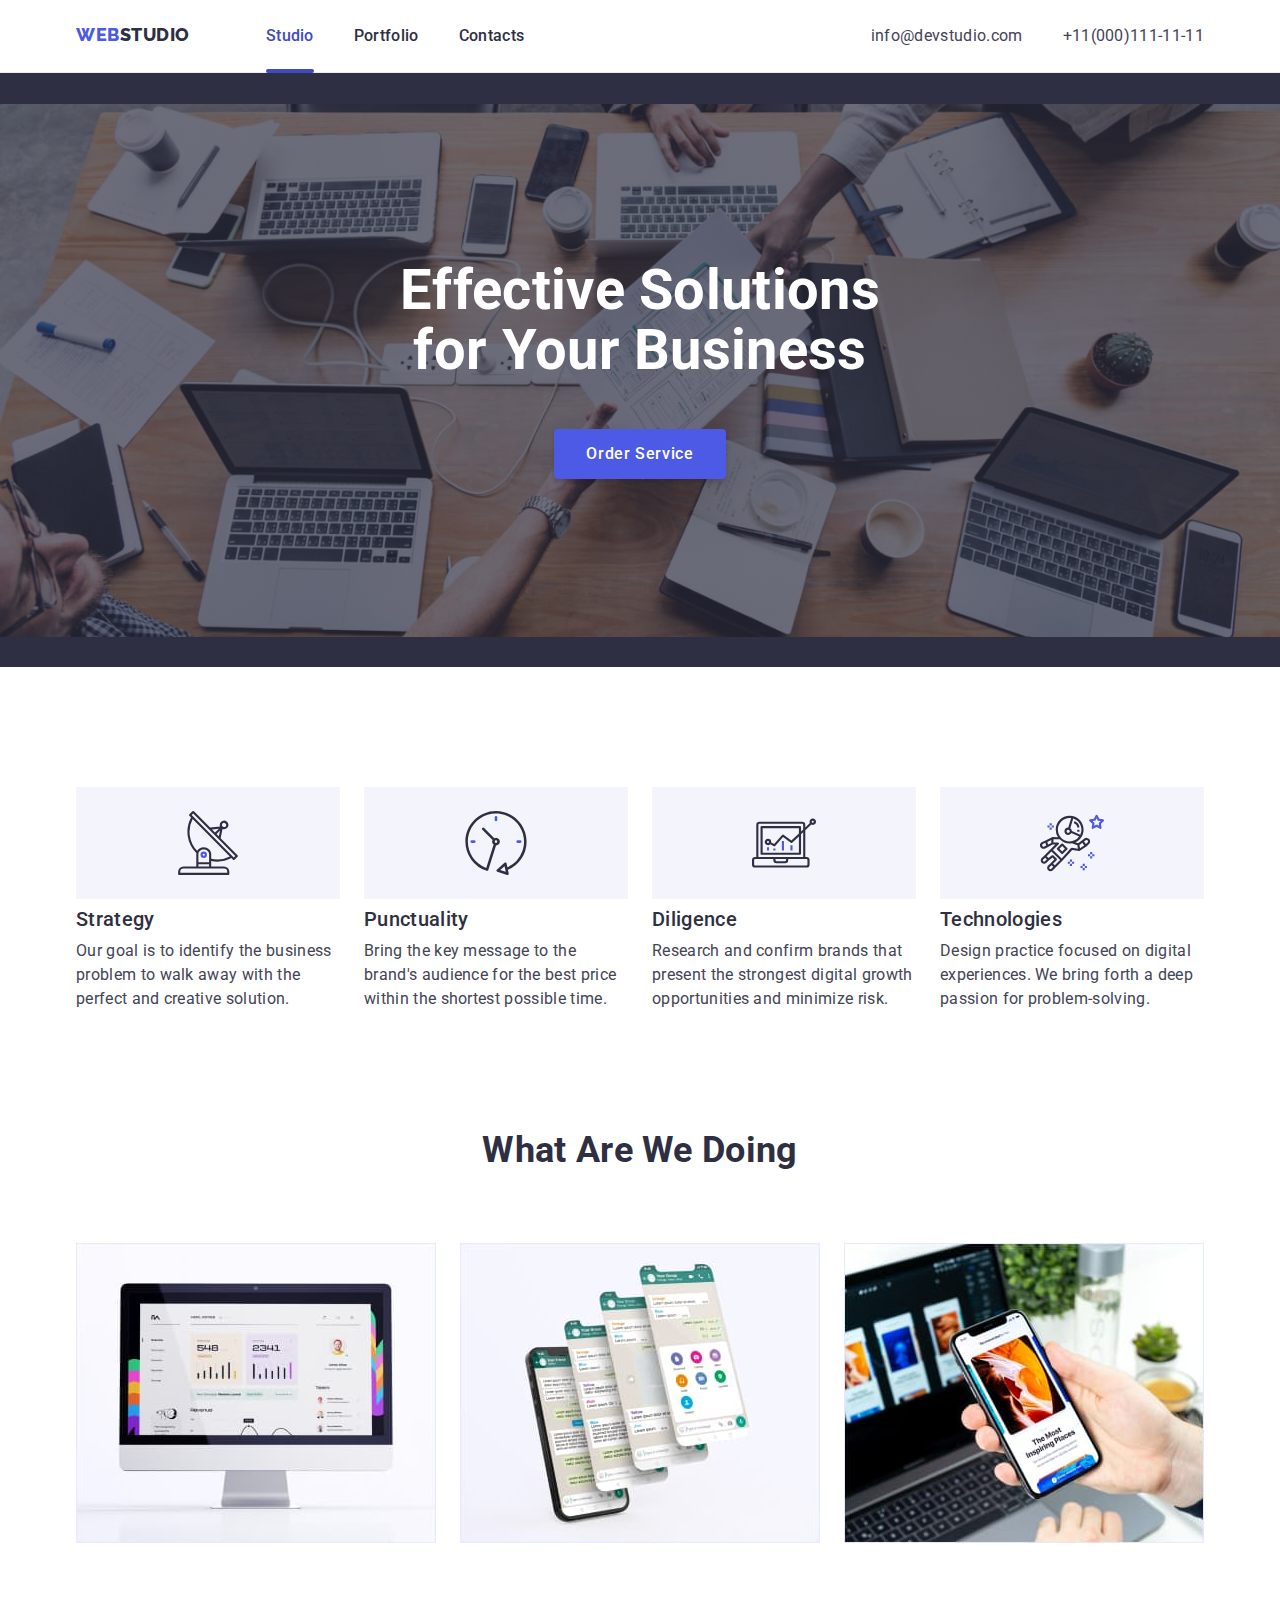
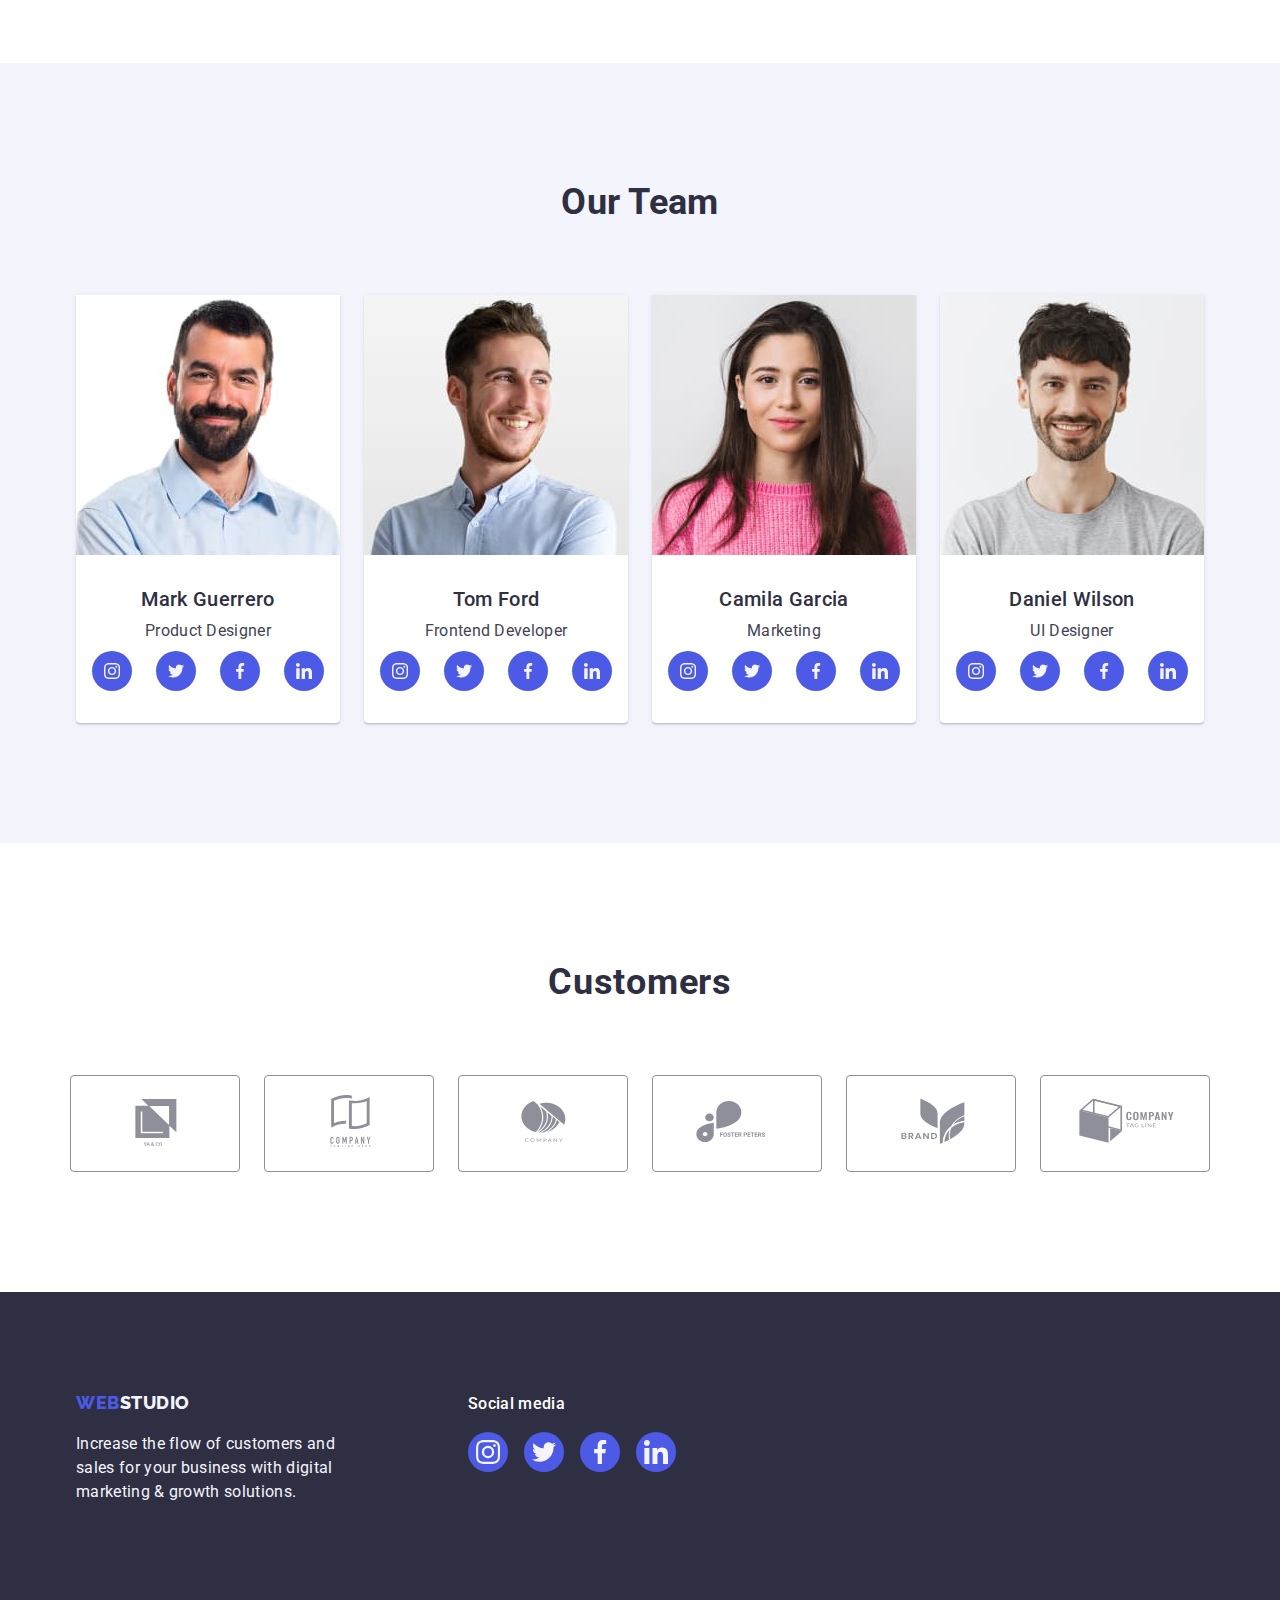
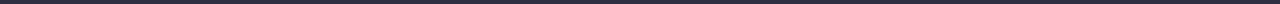
<file: index.html>
<!DOCTYPE html>
<html lang="en">
  <head>
    <meta charset="UTF-8" />
    <meta name="viewport" content="width=device-width, initial-scale=1.0" />
    <link rel="preconnect" href="https://fonts.googleapis.com" />
    <link rel="preconnect" href="https://fonts.gstatic.com" crossorigin />
    <link
      href="https://fonts.googleapis.com/css2?family=Raleway:ital,wght@0,800;1,800&family=Roboto:wght@400;500;700;900&display=swap"
      rel="stylesheet"
    />
    <link rel="stylesheet" href="css/modern-normalize.css" />
    <link rel="stylesheet" href="css/style.css" />
    <title>Home</title>
  </head>

  <body>
    <header class="header">
      <div class="container">
        <a class="logo" href="./index.html"
          >Web<span class="logo-dark">Studio</span></a
        >
        <nav class="header-nav">
          <ul class="nav-list">
            <li>
              <a class="nav-list-link active" href="./index.html">Studio</a>
            </li>
            <li>
              <a class="nav-list-link" href="./portfolio.html">Portfolio</a>
            </li>
            <li><a class="nav-list-link" href="">Contacts</a></li>
          </ul>
        </nav>
        <address class="contacts">
          <ul class="contact-links">
            <li>
              <a class="contact-link" href="mailto:info@devstudio.com"
                >info@devstudio.com</a
              >
            </li>
            <li>
              <a class="contact-link" href="phone:+11(000)111-11-11"
                >+11(000)111-11-11</a
              >
            </li>
          </ul>
        </address>
      </div>
    </header>

    <main>
      <section id="hero" class="hero">
        <h1 class="hero-title">Effective Solutions for Your Business</h1>
        <button class="hero-button" type="button" data-modal-open="">
          Order Service
        </button>
      </section>
      <section id="about-us" class="section about-us">
        <div class="container">
          <h2 class="visually-hidden">
            Strategy Punctuality Diligence Technologies
          </h2>
          <ul class="cards-container">
            <li class="cards-item col-4">
              <div class="cards-item-icon-container">
                <svg class="cards-item-icon" width="64" height="64">
                  <use href="./images/icons.svg#icon-antenna"></use>
                </svg>
              </div>
              <h3 class="section-item-title">Strategy</h3>
              <p class="section-item-description">
                Our goal is to identify the business problem to walk away with
                the perfect and creative solution.
              </p>
            </li>
            <li class="cards-item col-4">
              <div class="cards-item-icon-container">
                <svg class="cards-item-icon" width="64" height="64">
                  <use href="./images/icons.svg#icon-clock"></use>
                </svg>
              </div>
              <h3 class="section-item-title">Punctuality</h3>
              <p class="section-item-description">
                Bring the key message to the brand's audience for the best price
                within the shortest possible time.
              </p>
            </li>
            <li class="cards-item col-4">
              <div class="cards-item-icon-container">
                <svg class="cards-item-icon" width="64" height="64">
                  <use href="./images/icons.svg#icon-diagram"></use>
                </svg>
              </div>
              <h3 class="section-item-title">Diligence</h3>
              <p class="section-item-description">
                Research and confirm brands that present the strongest digital
                growth opportunities and minimize risk.
              </p>
            </li>
            <li class="cards-item col-4">
              <div class="cards-item-icon-container">
                <svg class="cards-item-icon" width="64" height="64">
                  <use href="./images/icons.svg#icon-astronaut"></use>
                </svg>
              </div>
              <h3 class="section-item-title">Technologies</h3>
              <p class="section-item-description">
                Design practice focused on digital experiences. We bring forth a
                deep passion for problem-solving.
              </p>
            </li>
          </ul>
        </div>
      </section>
      <section id="our-work" class="section section-our-work">
        <div class="container">
          <h2 class="section-heading">What are we doing</h2>
          <ul class="cards-container">
            <li class="cards-item col-4">
              <img
                src="images/img-1.jpg"
                alt="PC photo"
                width="360"
                height="300"
              />
            </li>
            <li class="cards-item col-4">
              <img
                src="images/img-2.jpg"
                alt="Expanding mobile screen photo"
                width="360"
                height="300"
              />
            </li>
            <li class="cards-item col-4">
              <img
                src="images/img-3.jpg"
                alt="Mobile photo"
                width="360"
                height="300"
              />
            </li>
          </ul>
        </div>
      </section>
      <section id="our-team" class="section-our-team">
        <div class="container">
          <h2 class="section-heading">Our Team</h2>
          <ul class="cards-container">
            <li class="cards-item col-3">
              <img
                src="images/img-4.jpg"
                alt="Mark Guerrero photo"
                width="264"
                height="260"
              />
              <h3 class="section-item-title text-center">Mark Guerrero</h3>
              <p class="section-item-description text-center">
                Product Designer
              </p>
              <div class="cards-item-socials">
                <a href="#" class="cards-item-socials-link">
                  <svg class="socials-icon" width="16" height="16">
                    <use href="./images/icons.svg#icon-instagram"></use>
                  </svg>
                </a>
                <a href="#" class="cards-item-socials-link">
                  <svg class="socials-icon" width="16" height="16">
                    <use href="./images/icons.svg#icon-twitter"></use>
                  </svg>
                </a>
                <a href="#" class="cards-item-socials-link">
                  <svg class="socials-icon" width="16" height="16">
                    <use href="./images/icons.svg#icon-facebook"></use>
                  </svg>
                </a>
                <a href="#" class="cards-item-socials-link">
                  <svg class="socials-icon" width="16" height="16">
                    <use href="./images/icons.svg#icon-linkedin"></use>
                  </svg>
                </a>
              </div>
            </li>
            <li class="cards-item col-3">
              <img
                src="images/img-5.jpg"
                alt="Tom Ford photo"
                width="264"
                height="260"
              />
              <h3 class="section-item-title text-center">Tom Ford</h3>
              <p class="section-item-description text-center">
                Frontend Developer
              </p>
              <div class="cards-item-socials">
                <a href="#" class="cards-item-socials-link">
                  <svg class="socials-icon" width="16" height="16">
                    <use href="./images/icons.svg#icon-instagram"></use>
                  </svg>
                </a>
                <a href="#" class="cards-item-socials-link">
                  <svg class="socials-icon" width="16" height="16">
                    <use href="./images/icons.svg#icon-twitter"></use>
                  </svg>
                </a>
                <a href="#" class="cards-item-socials-link">
                  <svg class="socials-icon" width="16" height="16">
                    <use href="./images/icons.svg#icon-facebook"></use>
                  </svg>
                </a>
                <a href="#" class="cards-item-socials-link">
                  <svg class="socials-icon" width="16" height="16">
                    <use href="./images/icons.svg#icon-linkedin"></use>
                  </svg>
                </a>
              </div>
            </li>
            <li class="cards-item col-3">
              <img
                src="images/img-6.jpg"
                alt="Camila Garcia photo"
                width="264"
                height="260"
              />
              <h3 class="section-item-title text-center">Camila Garcia</h3>
              <p class="section-item-description text-center">Marketing</p>
              <div class="cards-item-socials">
                <a href="#" class="cards-item-socials-link">
                  <svg class="socials-icon" width="16" height="16">
                    <use href="./images/icons.svg#icon-instagram"></use>
                  </svg>
                </a>
                <a href="#" class="cards-item-socials-link">
                  <svg class="socials-icon" width="16" height="16">
                    <use href="./images/icons.svg#icon-twitter"></use>
                  </svg>
                </a>
                <a href="#" class="cards-item-socials-link">
                  <svg class="socials-icon" width="16" height="16">
                    <use href="./images/icons.svg#icon-facebook"></use>
                  </svg>
                </a>
                <a href="#" class="cards-item-socials-link">
                  <svg class="socials-icon" width="16" height="16">
                    <use href="./images/icons.svg#icon-linkedin"></use>
                  </svg>
                </a>
              </div>
            </li>
            <li class="cards-item col-3">
              <img
                src="images/img-7.jpg"
                alt="Daniel Wilson photo"
                width="264"
                height="260"
              />
              <h3 class="section-item-title text-center">Daniel Wilson</h3>
              <p class="section-item-description text-center">UI Designer</p>
              <div class="cards-item-socials">
                <a href="#" class="cards-item-socials-link">
                  <svg class="socials-icon" width="16" height="16">
                    <use href="./images/icons.svg#icon-instagram"></use>
                  </svg>
                </a>
                <a href="#" class="cards-item-socials-link">
                  <svg class="socials-icon" width="16" height="16">
                    <use href="./images/icons.svg#icon-twitter"></use>
                  </svg>
                </a>
                <a href="#" class="cards-item-socials-link">
                  <svg class="socials-icon" width="16" height="16">
                    <use href="./images/icons.svg#icon-facebook"></use>
                  </svg>
                </a>
                <a href="#" class="cards-item-socials-link">
                  <svg class="socials-icon" width="16" height="16">
                    <use href="./images/icons.svg#icon-linkedin"></use>
                  </svg>
                </a>
              </div>
            </li>
          </ul>
        </div>
      </section>
      <section id="customers" class="section-customers">
        <h2 class="section-customers-title">Customers</h2>
        <ul class="customers-list">
          <li>
            <a href="#" class="customers-item-link">
              <svg class="customers-item-icon" width="104" height="56">
                <use href="./images/icons.svg#icon-logo-1"></use>
              </svg>
            </a>
          </li>
          <li>
            <a href="#" class="customers-item-link">
              <svg class="customers-item-icon" width="104" height="56">
                <use href="./images/icons.svg#icon-logo-2"></use>
              </svg>
            </a>
          </li>
          <li>
            <a href="#" class="customers-item-link">
              <svg class="customers-item-icon" width="104" height="56">
                <use href="./images/icons.svg#icon-logo-3"></use>
              </svg>
            </a>
          </li>
          <li>
            <a href="#" class="customers-item-link">
              <svg class="customers-item-icon" width="104" height="56">
                <use href="./images/icons.svg#icon-logo-4"></use>
              </svg>
            </a>
          </li>
          <li>
            <a href="#" class="customers-item-link">
              <svg class="customers-item-icon" width="104" height="56">
                <use href="./images/icons.svg#icon-logo-5"></use>
              </svg>
            </a>
          </li>
          <li>
            <a href="#" class="customers-item-link">
              <svg class="customers-item-icon" width="104" height="56">
                <use href="./images/icons.svg#icon-logo-6"></use>
              </svg>
            </a>
          </li>
        </ul>
      </section>
    </main>

    <footer class="footer bg-dark">
      <div class="container">
        <div>
          <a href="./index.html" class="logo"
            >Web<span class="logo-light">Studio</span></a
          >
          <p class="footer-text">
            Increase the flow of customers and sales for your business with
            digital marketing & growth solutions.
          </p>
        </div>
        <div class="footer-socials">
          <p>Social media</p>
          <ul class="footer-socials-list">
            <li>
              <a href="#" class="footer-socials-link">
                <svg class="socials-icon" width="24" height="24">
                  <use href="./images/icons.svg#icon-instagram"></use>
                </svg>
              </a>
            </li>
            <li>
              <a href="#" class="footer-socials-link">
                <svg class="socials-icon" width="24" height="24">
                  <use href="./images/icons.svg#icon-twitter"></use>
                </svg>
              </a>
            </li>
            <li>
              <a href="#" class="footer-socials-link">
                <svg class="socials-icon" width="24" height="24">
                  <use href="./images/icons.svg#icon-facebook"></use>
                </svg>
              </a>
            </li>
            <li>
              <a href="#" class="footer-socials-link">
                <svg class="socials-icon" width="24" height="24">
                  <use href="./images/icons.svg#icon-linkedin"></use>
                </svg>
              </a>
            </li>
          </ul>
        </div>
      </div>
    </footer>
    <div class="modal-backdrop is-hidden" data-modal="">
      <div class="modal">
        <div class="modal-close" data-modal-close="">
          <svg class="modal-close-icon" width="8" height="8">
            <use href="./images/icons.svg#icon-close"></use>
          </svg>
        </div>
      </div>
    </div>
    <script src="./js/modal.js"></script>
  </body>
</html>
</file>
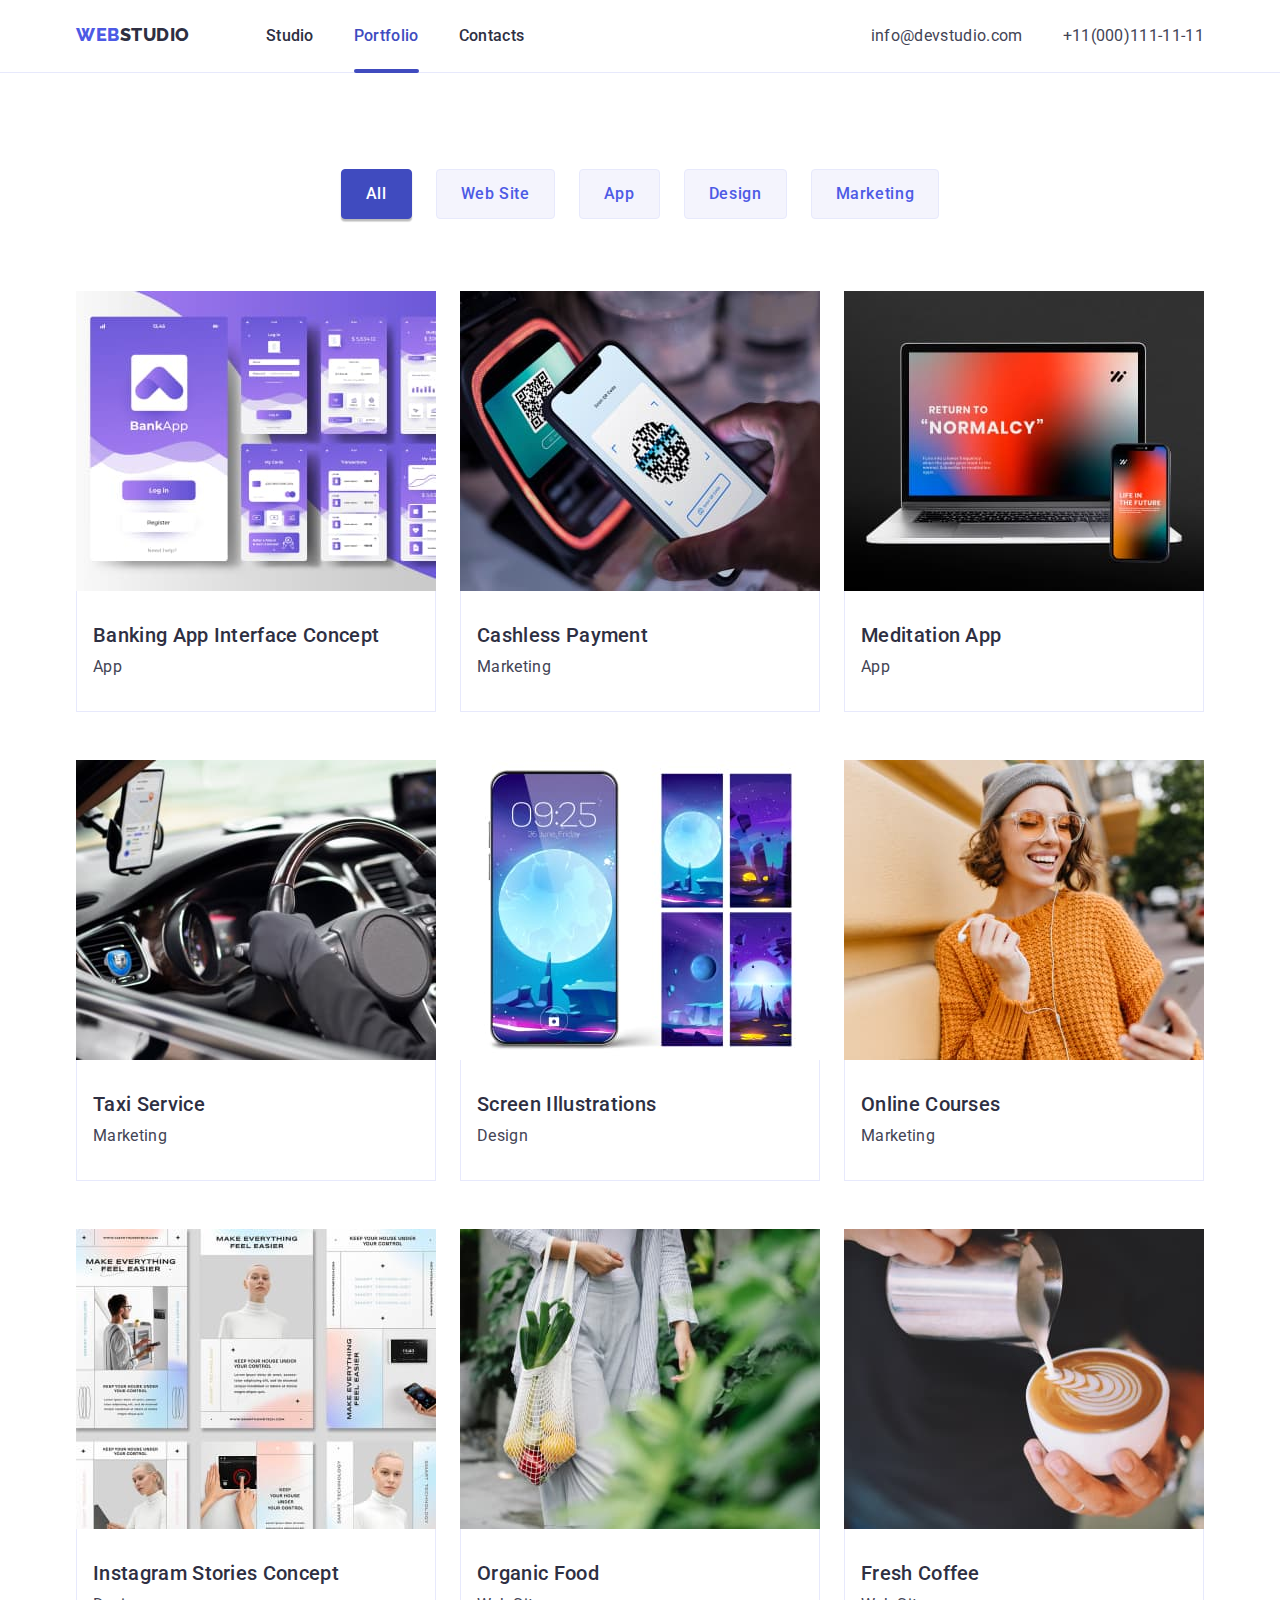
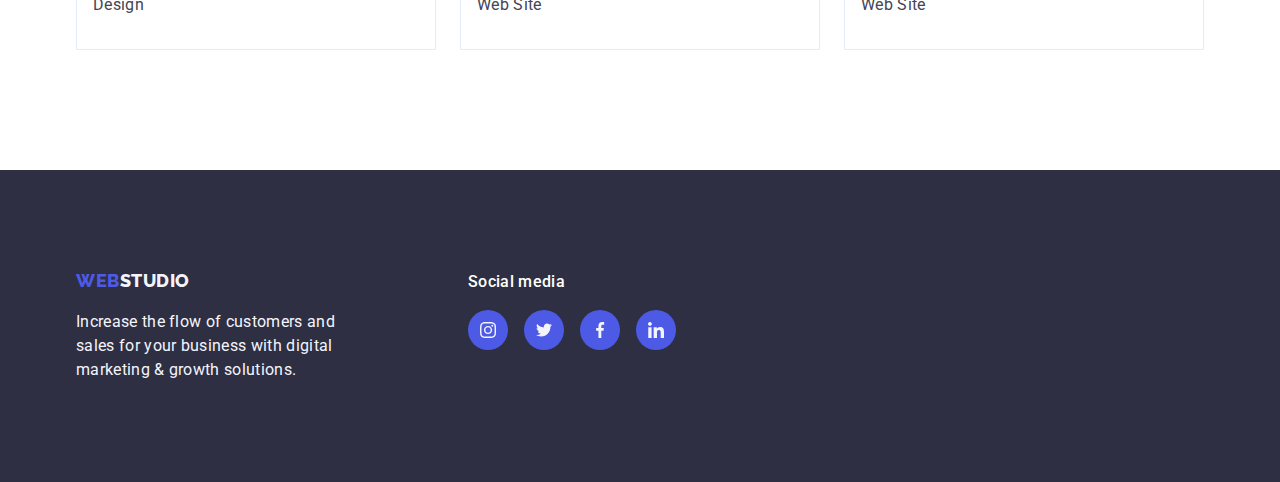
<file: portfolio.html>
<!DOCTYPE html>
<html lang="en">
  <head>
    <meta charset="UTF-8" >
    <meta name="viewport" content="width=device-width, initial-scale=1.0" >
    <link rel="preconnect" href="https://fonts.googleapis.com" >
    <link rel="preconnect" href="https://fonts.gstatic.com" crossorigin >
    <link
      href="https://fonts.googleapis.com/css2?family=Raleway:ital,wght@0,800;1,800&family=Roboto:wght@400;500;700;900&display=swap"
      rel="stylesheet"
    >
    <link rel="stylesheet" href="css/modern-normalize.css" >
    <link rel="stylesheet" href="css/style.css" >
    <title>Portfolio</title>
  </head>

  <body>
    <header class="header">
      <div class="container">
        <a class="logo" href="./index.html"
          >Web<span class="logo-dark">Studio</span></a
        >
        <nav class="header-nav">
          <ul class="nav-list">
            <li>
              <a class="nav-list-link" href="./index.html">Studio</a>
            </li>
            <li>
              <a class="nav-list-link active" href="./portfolio.html"
                >Portfolio</a
              >
            </li>
            <li><a class="nav-list-link" href="">Contacts</a></li>
          </ul>
        </nav>
        <address class="contacts">
          <ul class="contact-links">
            <li>
              <a class="contact-link" href="mailto:info@devstudio.com"
                >info@devstudio.com</a
              >
            </li>
            <li>
              <a class="contact-link" href="phone:+11(000)111-11-11"
                >+11(000)111-11-11</a
              >
            </li>
          </ul>
        </address>
      </div>
    </header>

    <main>
      <section id="portfolio" class="section section-portfolio">
        <div class="container">
          <h1 class="visually-hidden">Portfolio</h1>
          <ul class="filter">
            <li class="filter-item">
              <button class="filter-button active" type="button">All</button>
            </li>
            <li class="filter-item">
              <button class="filter-button" type="button">Web Site</button>
            </li>
            <li class="filter-item">
              <button class="filter-button" type="button">App</button>
            </li>
            <li class="filter-item">
              <button class="filter-button" type="button">Design</button>
            </li>
            <li class="filter-item">
              <button class="filter-button" type="button">Marketing</button>
            </li>
          </ul>
          <ul class="services-list cards-container">
            <li class="cards-item col-4">
              <a href="#" class="services-item-link">
                <div class="overlay-container">
                  <img
                    src="images/img-8.jpg"
                    alt="Banking App Interface"
                    width="360"
                    height="300"
                  >
                  <p class="overlay">
                    14 Stylish and User-Friendly App Design Concepts · Task
                    Manager App · Calorie Tracker App · Exotic Fruit Ecommerce
                    App · Cloud Storage App
                  </p>
                </div>
                <div class="cards-item-details">
                  <h2 class="services-item-title">
                    Banking App Interface Concept
                  </h2>
                  <p class="services-item-text">App</p>
                </div>
              </a>
            </li>
            <li class="cards-item col-4">
              <a href="#" class="services-item-link">
                <div class="overlay-container">
                  <img
                    src="images/img-9.jpg"
                    alt="Cashless Payment"
                    width="360"
                    height="300"
                  >
                  <p class="overlay">
                    14 Stylish and User-Friendly App Design Concepts · Task
                    Manager App · Calorie Tracker App · Exotic Fruit Ecommerce
                    App · Cloud Storage App
                  </p>
                </div>
                <div class="cards-item-details">
                  <h2 class="services-item-title">Cashless Payment</h2>
                  <p class="services-item-text">Marketing</p>
                </div>
              </a>
            </li>
            <li class="cards-item col-4">
              <a href="#" class="services-item-link">
                <div class="overlay-container">
                  <img
                    src="images/img-10.jpg"
                    alt="Meditation App"
                    width="360"
                    height="300"
                  >
                  <p class="overlay">
                    14 Stylish and User-Friendly App Design Concepts · Task
                    Manager App · Calorie Tracker App · Exotic Fruit Ecommerce
                    App · Cloud Storage App
                  </p>
                </div>
                <div class="cards-item-details">
                  <h2 class="services-item-title">Meditation App</h2>
                  <p class="services-item-text">App</p>
                </div>
              </a>
            </li>
            <li class="cards-item col-4">
              <a href="#" class="services-item-link">
                <div class="overlay-container">
                  <img
                    src="images/img-11.jpg"
                    alt="Taxi Service"
                    width="360"
                    height="300"
                  >
                  <p class="overlay">
                    14 Stylish and User-Friendly App Design Concepts · Task
                    Manager App · Calorie Tracker App · Exotic Fruit Ecommerce
                    App · Cloud Storage App
                  </p>
                </div>
                <div class="cards-item-details">
                  <h2 class="services-item-title">Taxi Service</h2>
                  <p class="services-item-text">Marketing</p>
                </div>
              </a>
            </li>
            <li class="cards-item col-4">
              <a href="#" class="services-item-link">
                <div class="overlay-container">
                  <img
                    src="images/img-12.jpg"
                    alt="Screen Illustrations"
                    width="360"
                    height="300"
                  >
                  <p class="overlay">
                    14 Stylish and User-Friendly App Design Concepts · Task
                    Manager App · Calorie Tracker App · Exotic Fruit Ecommerce
                    App · Cloud Storage App
                  </p>
                </div>
                <div class="cards-item-details">
                  <h2 class="services-item-title">Screen Illustrations</h2>
                  <p class="services-item-text">Design</p>
                </div>
              </a>
            </li>
            <li class="cards-item col-4">
              <a href="#" class="services-item-link">
                <div class="overlay-container">
                  <img
                    src="images/img-13.jpg"
                    alt="Online Courses"
                    width="360"
                    height="300"
                  >
                  <p class="overlay">
                    14 Stylish and User-Friendly App Design Concepts · Task
                    Manager App · Calorie Tracker App · Exotic Fruit Ecommerce
                    App · Cloud Storage App
                  </p>
                </div>
                <div class="cards-item-details">
                  <h2 class="services-item-title">Online Courses</h2>
                  <p class="services-item-text">Marketing</p>
                </div>
              </a>
            </li>
            <li class="cards-item col-4">
              <a href="#" class="services-item-link">
                <div class="overlay-container">
                  <img
                    src="images/img-14.jpg"
                    alt="Instagram Stories Concept"
                    width="360"
                    height="300"
                  >
                  <p class="overlay">
                    14 Stylish and User-Friendly App Design Concepts · Task
                    Manager App · Calorie Tracker App · Exotic Fruit Ecommerce
                    App · Cloud Storage App
                  </p>
                </div>
                <div class="cards-item-details">
                  <h2 class="services-item-title">Instagram Stories Concept</h2>
                  <p class="services-item-text">Design</p>
                </div>
              </a>
            </li>
            <li class="cards-item col-4">
              <a href="#" class="services-item-link">
                <div class="overlay-container">
                  <img
                    src="images/img-15.jpg"
                    alt="Organic Food"
                    width="360"
                    height="300"
                  >
                  <p class="overlay">
                    14 Stylish and User-Friendly App Design Concepts · Task
                    Manager App · Calorie Tracker App · Exotic Fruit Ecommerce
                    App · Cloud Storage App
                  </p>
                </div>
                <div class="cards-item-details">
                  <h2 class="services-item-title">Organic Food</h2>
                  <p class="services-item-text">Web Site</p>
                </div>
              </a>
            </li>
            <li class="cards-item">
              <a href="#" class="services-item-link">
                <div class="overlay-container">
                  <div class="overlay-container">
                    <img
                      src="images/img-16.jpg"
                      alt="Fresh Coffee"
                      width="360"
                      height="300"
                    >
                    <p class="overlay">
                      14 Stylish and User-Friendly App Design Concepts · Task
                      Manager App · Calorie Tracker App · Exotic Fruit Ecommerce
                      App · Cloud Storage App
                    </p>
                  </div>
                </div>
                <div class="cards-item-details">
                  <h2 class="services-item-title">Fresh Coffee</h2>
                  <p class="services-item-text">Web Site</p>
                </div>
              </a>
            </li>
          </ul>
        </div>
      </section>
    </main>

    <footer class="footer bg-dark">
      <div class="container">
        <div>
          <a href="./index.html" class="logo"
            >Web<span class="logo-light">Studio</span></a
          >
          <p class="footer-text">
            Increase the flow of customers and sales for your business with
            digital marketing & growth solutions.
          </p>
        </div>
        <div class="footer-socials">
          <p>Social media</p>
          <ul class="footer-socials-list">
            <li>
              <a href="#" class="footer-socials-link">
                <svg class="socials-icon" width="16" height="16">
                  <use href="./images/icons.svg#icon-instagram"></use>
                </svg>
              </a>
            </li>
            <li>
              <a href="#" class="footer-socials-link">
                <svg class="socials-icon" width="16" height="16">
                  <use href="./images/icons.svg#icon-twitter"></use>
                </svg>
              </a>
            </li>
            <li>
              <a href="#" class="footer-socials-link">
                <svg class="socials-icon" width="16" height="16">
                  <use href="./images/icons.svg#icon-facebook"></use>
                </svg>
              </a>
            </li>
            <li>
              <a href="#" class="footer-socials-link">
                <svg class="socials-icon" width="16" height="16">
                  <use href="./images/icons.svg#icon-linkedin"></use>
                </svg>
              </a>
            </li>
          </ul>
        </div>
      </div>
    </footer>
  </body>
</html>
</file>
<file: css/style.css>
/* #region Global*/
:root {
  --iris: #4d5ae5;
  --ocean: #404bbf;
  --navy-blue: #2e2f42;
  --green: #31d0aa;
  --slate: #434455;
  --light-slate: #8e8f99;
  --cornflower: #e7e9fc;
  --cloud: #f4f4fd;
  --navy-blue-modal: rgba(46, 47, 66, 0.4);
  --grey: rgba(46, 47, 66, 0.7);
  --white: #fff;
  --dairy: #fcfcfc;
  --font-family: "Roboto", sans-serif;
  --second-family: "Raleway", sans-serif;
  --container-width: 1158px;
  --transition: 250ms cubic-bezier(0.4, 0, 0.2, 1);
}

*,
*::before,
*::after {
  box-sizing: border-box;
}

body {
  font-family: var(--font-family);
  font-size: 16px;
  line-height: 1.5;
  color: var(--color-text);
  background-color: var(--color-white-background);
  letter-spacing: 0.02em;
}
ul,
ol,
p,
h1,
h2,
h3,
h4,
h5,
h6 {
  margin: 0;
  padding: 0;
}

a {
  text-decoration: none;
}

img {
  display: block;
  max-width: 100%;
  height: auto;
}

li {
  list-style-type: none;
}

address {
  font-style: normal;
}

.visually-hidden {
  position: absolute;
  width: 1px;
  height: 1px;
  margin: -1px;
  border: 0;
  padding: 0;

  white-space: nowrap;
  clip-path: inset(100%);
  clip: rect(0 0 0 0);
  overflow: hidden;
}

.container {
  max-width: var(--container-width);
  width: 100%;
  padding-left: 15px;
  padding-right: 15px;
  margin-left: auto;
  margin-right: auto;
}
.socials-icon {
  fill: var(--cloud);
}
.modal-backdrop {
  position: fixed;
  top: 0;
  left: 0;
  width: 100%;
  height: 100%;
  background-color: var(--navy-blue-modal);
  transition: var(--transition);
  transition-property: opacity, visibility;
}
.modal-backdrop.is-hidden {
  opacity: 0;
  visibility: hidden;
  pointer-events: none;
}

.modal {
  position: absolute;
  top: 50%;
  left: 50%;
  transform: translate(-50%, -50%);
  width: 408px;
  min-height: 576px;
  background-color: var(--dairy);
  box-shadow: 0px 1px 1px rgba(0, 0, 0, 0.14), 0px 1px 3px rgba(0, 0, 0, 0.12),
    0px 2px 1px rgba(0, 0, 0, 0.2);
  border-radius: 4px;
  padding: 24px;
}
.modal-close {
  position: absolute;
  top: 24px;
  right: 24px;
  width: 24px;
  height: 24px;
  background-color: var(--cornflower);
  border: 1px solid rgba(0, 0, 0, 0.1);
  border-radius: 50%;
  display: flex;
  align-items: center;
  justify-content: center;
  cursor: pointer;
  transition: var(--transition);
  transition-property: background-color, border-color;
}
.modal-close:hover {
  background: var(--ocean);
  border-color: var(--ocean);
}
.modal-close-icon {
  fill: var(--navy-blue);
  transition: var(--transition);
  transition-property: fill;
}
.modal-close:hover .modal-close-icon {
  fill: var(--cloud);
}
/* #endregion Global */

/* #region Header */
.logo {
  font-family: var(--second-family);
  font-weight: 800;
  font-size: 18px;
  line-height: 1.17;
  letter-spacing: 0.03em;
  text-transform: uppercase;
  color: var(--iris);
}

.header {
  border-bottom: 1px solid var(--cornflower);
}

.header .container {
  display: flex;
  align-items: baseline;
  justify-content: space-between;
}

.logo-dark {
  color: var(--navy-blue);
}

.logo-light {
  color: var(--cloud);
}

.logo-accent {
  color: var(--color-dark);
}

.nav-list,
.contact-links {
  display: flex;
}

.header .logo {
  margin-right: 76px;
}

.header .header-nav {
  flex-grow: 1;
}

.nav-list > li,
.contact-links > li {
  margin-right: 40px;
}

.nav-list > li:last-child,
.contact-links > li:last-child {
  margin-right: 0;
}

.nav-list-link {
  font-weight: 500;
  color: var(--navy-blue);
  display: inline-block;
  padding: 24px 0;
  position: relative;
  transition: var(--transition);
  transition-property: color;
}

.nav-list-link.active,
.nav-list-link:hover {
  color: var(--ocean);
}

.nav-list-link.active::after {
  content: "";
  display: block;
  position: absolute;
  width: 100%;
  height: 4px;
  bottom: -1px;
  background: var(--ocean);
  border-radius: 2px;
}

.contacts {
  justify-content: flex-end;
}

.contact-link {
  color: var(--slate);
  display: inline-block;
  padding: 24px 0;
  transition: var(--transition);
  transition-property: color;
}

.nav-list-link:hover,
.nav-list-link:focus,
.contact-link:hover,
.contact-link:focus {
  color: var(--ocean);
}
/* #endregion Header */

/* #region Footer */
.footer {
  padding-top: 100px;
  padding-bottom: 100px;
}

.bg-dark {
  background-color: var(--navy-blue);
}

.footer-text {
  color: var(--cloud);
  max-width: 264px;
  margin-top: 16px;
}
.footer > .container {
  display: flex;
  gap: 128px;
}
.footer-socials p {
  font-weight: 500;
  font-size: 16px;
  letter-spacing: 0.02em;
  color: var(--white);
  margin-bottom: 16px;
}

.footer-socials-list {
  display: flex;
  gap: 16px;
}
/* #endregion Footer */

/* #region Home page */
.hero {
  background-color: var(--navy-blue);
  background-image: linear-gradient(var(--grey), var(--grey)),
    url(../images/hero.jpg);
  background-repeat: no-repeat;
  background-position: center;
  background-size: contain;

  padding-top: 188px;
  padding-bottom: 188px;
}

.hero-title {
  font-size: 56px;
  line-height: 1.07;
  text-align: center;
  color: var(--white);
  max-width: 496px;
  text-align: center;
  margin: 0 auto 48px;
}

.hero-button {
  display: block;
  font-family: inherit;
  font-size: inherit;
  font-weight: 500;
  letter-spacing: 0.04em;
  color: var(--white);
  background: var(--iris);
  cursor: pointer;
  padding: 16px 32px;
  border-radius: 4px;
  border: none;
  box-shadow: none;
  margin-left: auto;
  margin-right: auto;
  transition: var(--transition);
  transition-property: background;
  box-shadow: 0 4px 4px 0 rgba(0, 0, 0, 0.15);
}
.hero-button:hover {
  background: var(--ocean);
}

.section {
  padding: 120px 0;
}

.section.section-our-work {
  padding-top: 0;
}

.section-our-team {
  background: var(--cloud);
}
.section-our-team .cards-item {
  box-shadow: 0 2px 1px 0 rgba(46, 47, 66, 0.08),
    0 1px 1px 0 rgba(46, 47, 66, 0.16), 0 1px 6px 0 rgba(46, 47, 66, 0.08);
}

.section-item-title {
  font-weight: 500;
  font-size: 20px;
  line-height: 1.2;
  color: var(--navy-blue);
  margin-bottom: 8px;
}
.section-item-description {
  color: var(--slate);
}
.section-heading {
  font-size: 36px;
  line-height: 1.11;
  text-transform: capitalize;
  text-align: center;
  color: var(--navy-blue);
  margin-bottom: 72px;
}

.cards-container {
  display: flex;
}

.cards-item {
  border-radius: 0 0 4px 4px;
  margin-right: 24px;
  background: var(--white);
}

.cards-item-icon-container {
  display: flex;
  justify-content: center;
  align-items: center;
  background: var(--cloud);
  height: 112px;
  margin-bottom: 8px;
}

.cards-item-details {
  padding: 32px 16px;
  border: 1px solid var(--cornflower);
  border-top: none;
}
.cards-item-socials {
  display: flex;
  justify-content: center;
  gap: 24px;
  margin-top: 8px;
}

.cards-item-socials-link,
.footer-socials-link {
  display: flex;
  justify-content: center;
  align-items: center;
  width: 40px;
  height: 40px;
  border-radius: 50%;
  background: var(--iris);
  transition: var(--transition);
  transition-property: background;
}

.footer-socials-link:hover {
  background: var(--green);
}
.cards-item-socials-link:hover {
  background: var(--ocean);
}

.cards-item.col-4 {
  flex-basis: calc((100% - 48px) / 3);
}

.cards-item.col-3 {
  flex-basis: calc((100% - 48px) / 4);
}

.cards-item:last-child {
  margin-right: 0;
}

.text-center {
  text-align: center;
}

.section-our-team {
  padding: 120px 0;
}

.section-our-team .cards-item {
  padding-bottom: 32px;
}

.section-our-team .cards-item img {
  margin-bottom: 32px;
}
.section-customers {
  padding: 120px 0;
}
.section-customers .section-customers-title {
  /* font-family: var(--font-family); */
  /* font-weight: 700; */
  font-size: 36px;
  line-height: 1.11;
  letter-spacing: 0.02em;
  text-transform: capitalize;
  text-align: center;
  color: var(--navy-blue);
  margin-bottom: 72px;
}
.customers-list {
  display: flex;
  justify-content: center;
  gap: 24px;
}
.customers-list .customers-item-link {
  display: block;
  padding: 16px 32px;
  border: 1px solid var(--light-slate);
  border-radius: 4px;
  transition: var(--transition);
  transition-property: color;
}
.customers-list .customers-item-link:hover {
  border-color: var(--iris);
}
.customers-item-icon {
  fill: var(--light-slate);
}

.customers-list .customers-item-link .customers-item-icon {
  transition: var(--transition);
  transition-property: fill;
}

.customers-item-link:hover .customers-item-icon {
  fill: var(--iris);
}
/* #endregion Home */

/* #region Portfolio */
.section.section-portfolio {
  padding-top: 96px;
}

.filter {
  display: flex;
  justify-content: center;
  margin-bottom: 72px;
}

.filter .filter-item {
  margin-right: 24px;
}

.filter .filter-item:last-child {
  margin-right: 0;
}

.filter-button {
  font-family: inherit;
  font-size: inherit;
  font-weight: 500;
  line-height: 1.5;
  letter-spacing: 0.04em;
  text-align: center;
  background: var(--cloud);
  color: var(--iris);
  border: none;
  display: inline-block;
  border: 1px solid var(--cornflower);
  border-radius: 4px;
  padding: 12px 24px;
  transition: var(--transition);
  transition-property: background, box-shadow, color, border;
}

.filter-button.active,
.filter-button:hover,
.filter-button:focus {
  color: var(--white);
  border: 1px solid var(--ocean);
  background: var(--ocean);
  cursor: pointer;
  box-shadow: 0 2px 2px 0 rgba(0, 0, 0, 0.12), 0 2px 1px 0 rgba(0, 0, 0, 0.08),
    0 3px 1px 0 rgba(0, 0, 0, 0.1);
}

.services-list {
  flex-wrap: wrap;
}

.services-list .cards-item {
  margin-bottom: 48px;
}

.services-list .cards-item:nth-last-child(1),
.services-list .cards-item:nth-last-child(2),
.services-list .cards-item:nth-last-child(3) {
  margin-bottom: 0;
}

.services-list .cards-item:nth-child(3n) {
  margin-right: 0;
}

.services-list .cards-item img {
  max-width: 100%;
}
.services-list > .cards-item {
  box-shadow: none;
  transition: var(--transition);
  transition-property: box-shadow;
}
.services-list > .cards-item:hover {
  box-shadow: 0 2px 1px 0 rgba(46, 47, 66, 0.08),
    0 1px 1px 0 rgba(46, 47, 66, 0.16), 0 1px 6px 0 rgba(46, 47, 66, 0.08);
}

.services-list .overlay-container {
  position: relative;
  overflow: hidden;
}
.services-list .overlay {
  position: absolute;
  top: 0;
  left: 0;
  width: 100%;
  height: 100%;
  padding: 40px 32px;
  background-color: var(--iris);
  color: var(--cloud);
  transform: translateY(100%);
  transition: var(--transition);
  transition-property: transform;
}

.services-list .cards-item:hover .overlay {
  transform: translateY(0);
}

.services-item-title {
  font-weight: 500;
  font-size: 20px;
  line-height: 1.2;
  color: var(--navy-blue);
  margin-bottom: 8px;
}

.services-item-text {
  font-size: 16px;
  color: var(--slate);
}
/* #endregion Portfolio*/
</file>
